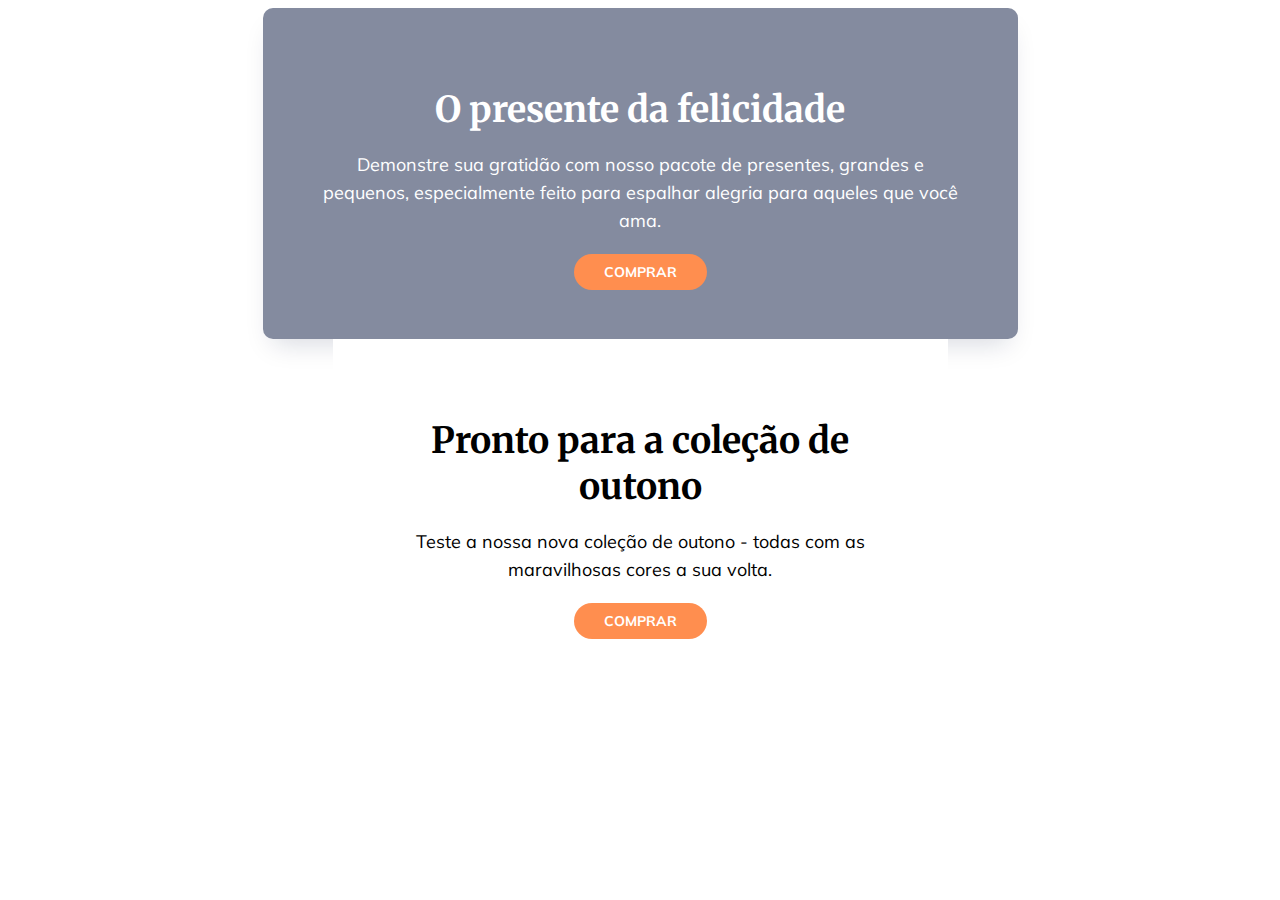
<file: casa-05/index.html>
<!DOCTYPE html>
<html lang="pt">

<head>
    <meta charset="UTF-8">
    <meta name="viewport" content="width=device-width, initial-scale=1.0">
    <title>Loja de presentes</title>
    <link rel="preconnect" href="https://fonts.googleapis.com">
    <link rel="preconnect" href="https://fonts.gstatic.com" crossorigin>
    <link
        href="https://fonts.googleapis.com/css2?family=Merriweather:wght@400;700&family=Mulish:wght@400;700&display=swap"
        rel="stylesheet">
    <link rel="stylesheet" href="style.css">
</head>

<body>
    <div class="card call-to-action">
        <h1>O presente da felicidade</h1>
        <p>
            Demonstre sua gratidão com nosso pacote de presentes, grandes e pequenos, especialmente feito para espalhar
            alegria para aqueles que você ama.
        </p>
        <a href="#">COMPRAR</a>
    </div>

    <div class="card produto">
        <h1>Pronto para a coleção de outono</h1>
        <p>
            Teste a nossa nova coleção de outono - todas com as maravilhosas cores a sua volta.
        </p>
        <a href="#">COMPRAR</a>
    </div>
</body>

</html>
</file>
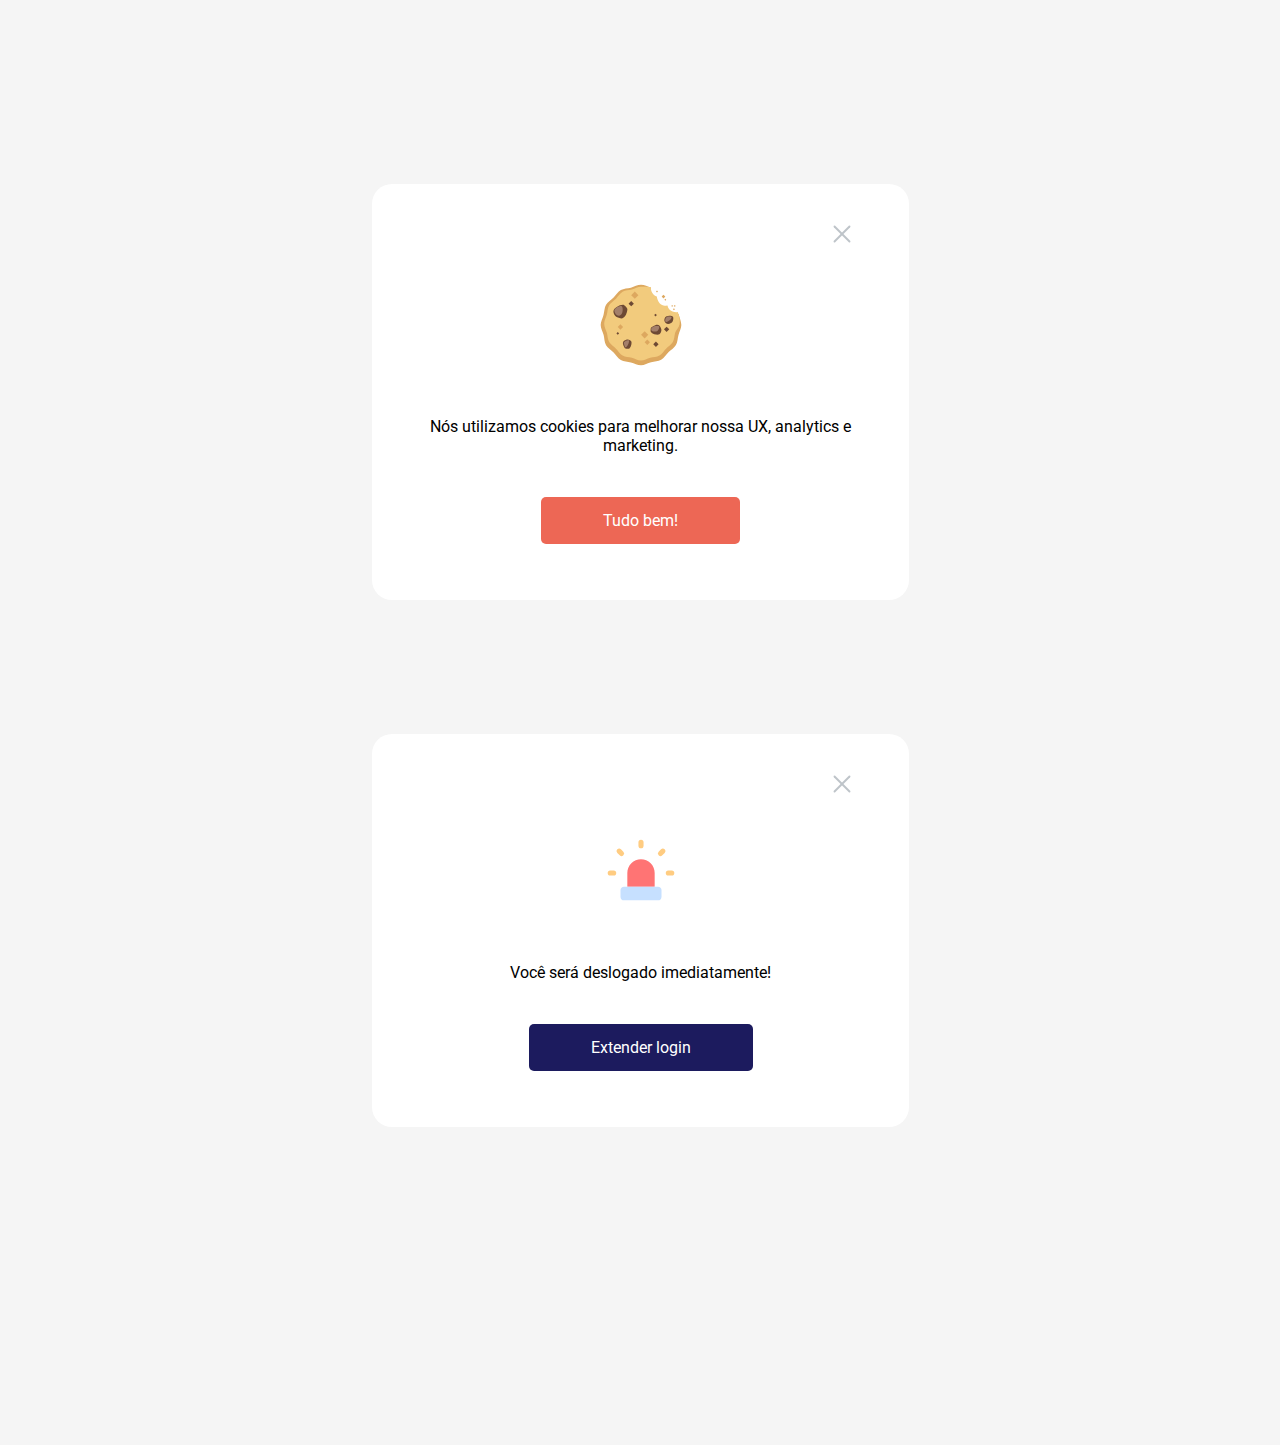
<file: classe-01/index.html>
<!DOCTYPE html>
<html lang="pt">

<head>
    <meta charset="UTF-8">
    <meta name="viewport" content="width=device-width, initial-scale=1.0">
    <title>Exercicio classe 01</title>
    <link rel="preconnect" href="https://fonts.googleapis.com">
    <link rel="preconnect" href="https://fonts.gstatic.com" crossorigin>
    <link href="https://fonts.googleapis.com/css2?family=Roboto&display=swap" rel="stylesheet">
    <link rel="stylesheet" href="style.css">
</head>

<body>
    <div class="card">
        <div class="btn-fechar">
            <img src="assets/close.svg" alt="botão para fechar">
        </div>
        <img src="assets/cookie.svg" alt="cookie">
        <p>Nós utilizamos cookies para melhorar nossa UX, analytics e marketing.</p>
        <a class="btn-vermelho" href="#">Tudo bem!</a>
    </div>
    <div class="card">
        <div class="btn-fechar">
            <img src="assets/close.svg" alt="botão para fechar">
        </div>
        <img src="assets/alert.svg" alt="alerta">
        <p>Você será deslogado imediatamente!</p>
        <a class="btn-azul" href="#">Extender login</a>
    </div>
</body>

</html>
</file>
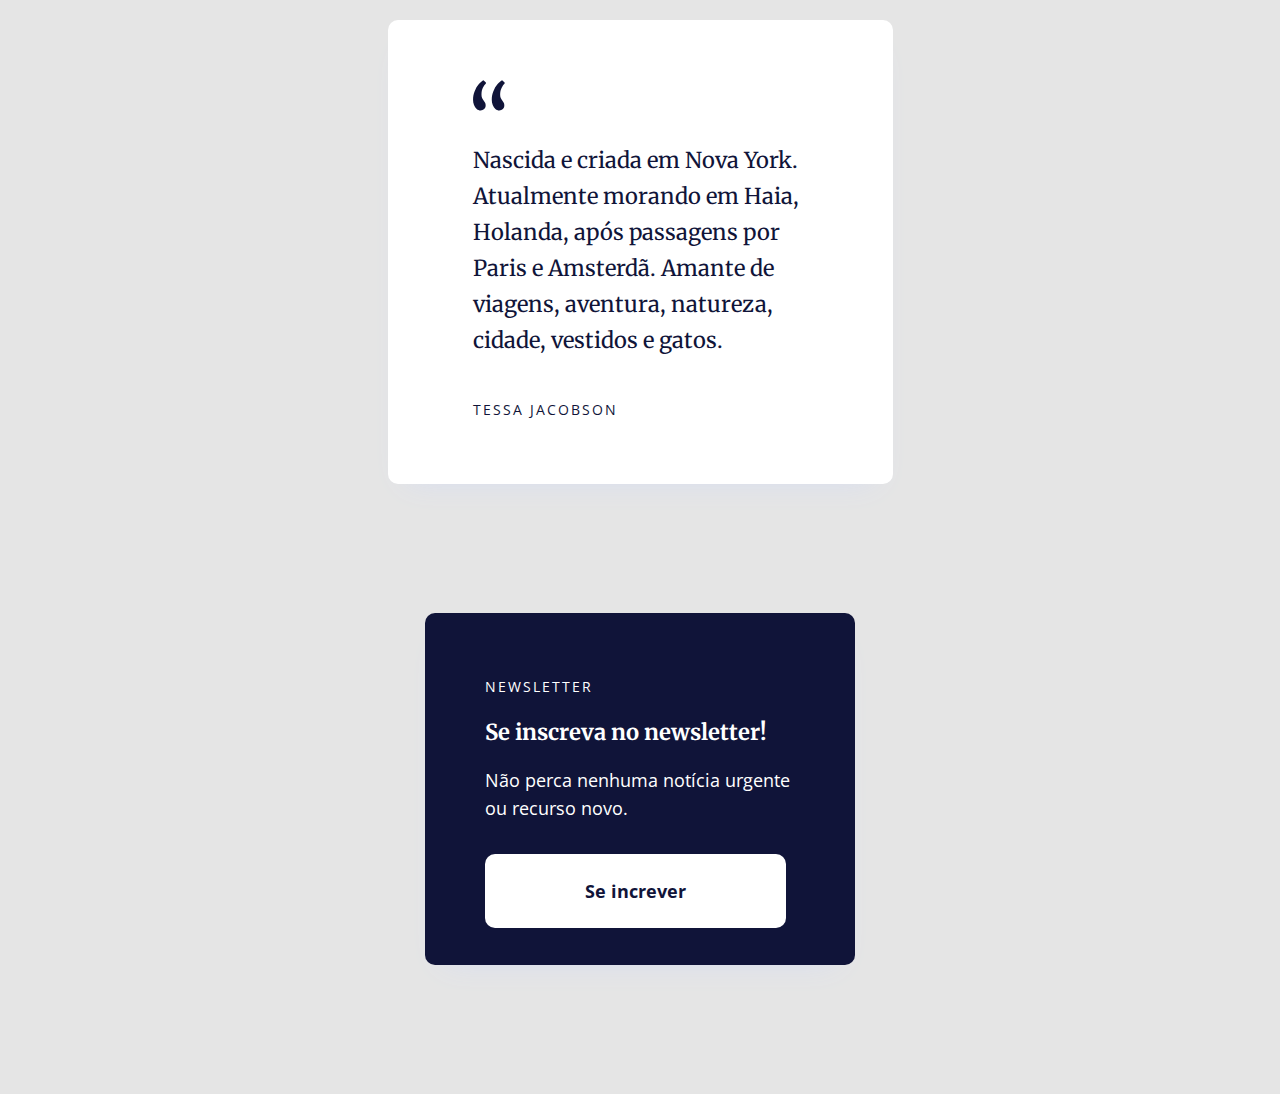
<file: classe-02/index.html>
<!DOCTYPE html>
<html lang="pt">

<head>
    <meta charset="UTF-8">
    <meta name="viewport" content="width=device-width, initial-scale=1.0">
    <title>Newsletter</title>
    <link rel="preconnect" href="https://fonts.googleapis.com">
    <link rel="preconnect" href="https://fonts.gstatic.com" crossorigin>
    <link href="https://fonts.googleapis.com/css2?family=Merriweather&family=Open+Sans&display=swap" rel="stylesheet">
    <link rel="stylesheet" href="style.css">
</head>

<body>
    <div class="card card-light quote">
        <img src="assets/quote.svg" alt="aspas">
        <p>
            Nascida e criada em Nova York. Atualmente morando em Haia, Holanda, após passagens por Paris e Amsterdã.
            Amante de viagens, aventura, natureza, cidade, vestidos e gatos.
        </p>
        <span>Tessa Jacobson</span>

    </div>
    <div class="card card-dark alert">
        <samp>Newsletter</samp>
        <h1>Se inscreva no newsletter!</h1>
        <p>Não perca nenhuma notícia urgente ou recurso novo.</p>
        <a href="#">Se increver</a>
    </div>
</body>

</html>
</file>
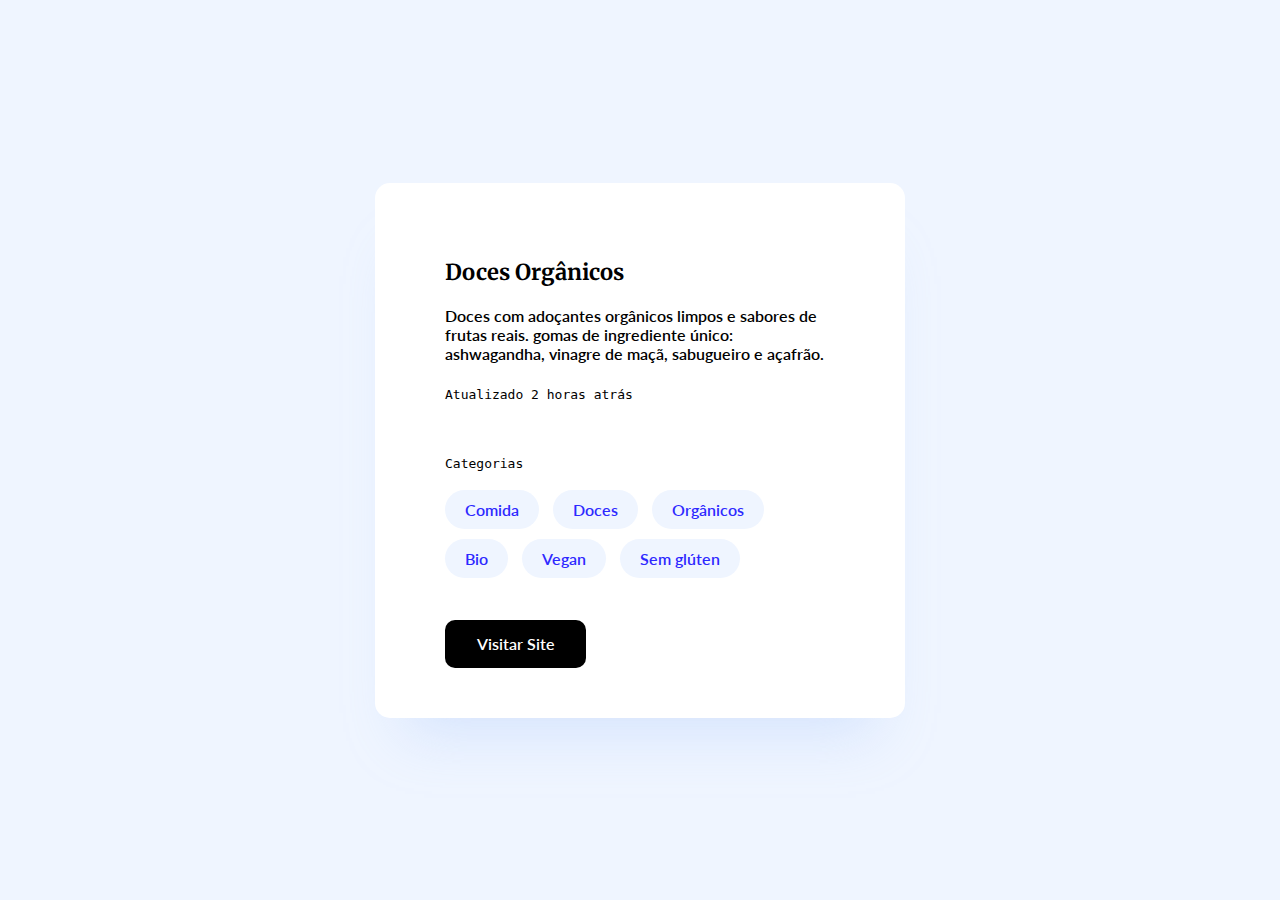
<file: classe-03/index.html>
<!DOCTYPE html>
<html lang="pt">

<head>
    <meta charset="UTF-8">
    <meta name="viewport" content="width=device-width, initial-scale=1.0">
    <title>Doces Orgânicos</title>
    <link rel="preconnect" href="https://fonts.googleapis.com">
    <link rel="preconnect" href="https://fonts.gstatic.com" crossorigin>
    <link href="https://fonts.googleapis.com/css2?family=Lato&family=Merriweather:wght@700&display=swap"
        rel="stylesheet">
    <link rel="stylesheet" href="style.css">
</head>

<body>
    <div class="card">
        <h1>Doces Orgânicos</h1>
        <p>
            Doces com adoçantes orgânicos limpos e sabores de frutas reais. gomas de ingrediente único: ashwagandha,
            vinagre de maçã, sabugueiro e açafrão.
        </p>
        <samp>Atualizado 2 horas atrás</samp>
        <div class="categorias">
            <samp>Categorias</samp><br><br>
            <div class="categoria">Comida</div>
            <div class="categoria">Doces</div>
            <div class="categoria">Orgânicos</div>
            <div class="categoria">Bio</div>
            <div class="categoria">Vegan</div>
            <div class="categoria">Sem glúten</div>
        </div>
        <a href="#" class="btn">Visitar Site</a>
    </div>
</body>

</html>
</file>
<file: casa-05/style.css>
.card {
    padding: 55px;
    margin: 0px auto;
    text-align: center;
}

.call-to-action {
    background: rgb(9, 24, 63, 0.5);
    box-shadow: 0px 14px 25px -10px rgba(9, 24, 63, 0.17);
    border-radius: 10px;
    color: #ffff;
    max-width: 645px;

}

.produto {
    max-width: 505px;
    background-color: #ffff;

}

h1 {
    font-family: 'Merriweather', serif;
    font-weight: 700;
    font-size: 36px;
    line-height: 46px;
    margin-bottom: 10px;
}

p {
    font-family: 'Mulish', sans-serif;
    font-weight: 400;
    font-size: 18px;
    line-height: 28px;
    margin-bottom: 25px;
}

a {
    text-decoration: none;
    color: #ffff;
    font-family: 'Mulish', sans-serif;
    background: #FF8E4F;
    border-radius: 50px;
    font-weight: 700;
    font-size: 14px;
    line-height: 24px;
    padding: 9px 30px;
}
</file>
<file: classe-01/style.css>
body {
    background: #F5F5F5;
    padding: 176px;
}

.card {
    background: #FFFFFF;
    border-radius: 20px;
    text-align: center;
    padding: 35px 52px 70px 53px;
    max-width: 432px;
    margin: 0 auto;
    font-family: 'Roboto', sans-serif;
    margin-bottom: 134px;
}

.btn-fechar {
    width: 30px;
    margin-left: auto;
}

img {
    padding-bottom: 29px;
}

p {
    padding-bottom: 40px;
    text-align: center;
}

a {
    text-align: center;
    text-decoration: none;
    border-radius: 5px;
    padding: 14px 62px;
}

.btn-vermelho {
    color: #FFFFFF;
    background: #ED6755;
}

.btn-azul {
    color: #FFFFFF;
    background: #1C1B5E;
}
</file>
<file: classe-02/style.css>
body {
    background: #E5E5E5;
}

.card {
    margin: 20px auto;
    box-shadow: 0px 15px 30px -20px #D4DCF3;
    border-radius: 10px;
    box-sizing: border-box;
    margin-bottom: 129px;
}

.card-light {
    background: #FFFFFF;
    color: #101439;
}

.card-dark {
    background: #101439;
    color: #FFFFFF;
}

img {
    margin-bottom: 5px;
}

.quote {
    max-width: 505px;
    padding: 60px 85px;
}


.quote p {
    font-family: 'Merriweather', serif;
    font-weight: 400;
    font-size: 22px;
    line-height: 36px;
    margin-bottom: 38px;
}

.alert p {
    font-family: 'Open Sans', sans-serif;
    font-size: 18px;
    line-height: 28px;
    margin-bottom: 55px;
}

.alert samp {
    margin-bottom: 10px;
}


.quote span,
.alert samp {
    font-family: 'Open Sans', sans-serif;
    font-size: 14px;
    line-height: 28px;
    letter-spacing: 2px;
    text-transform: uppercase;
    margin-bottom: 62px;
}

.alert h1 {
    font-family: 'Merriweather', serif;
    font-size: 22px;
    line-height: 32px;
    margin-bottom: 13px;
}

.alert a {
    text-decoration: none;
    background: #FFFFFF;
    border-radius: 10px;
    font-family: 'Open Sans', sans-serif;
    font-weight: 700;
    font-size: 18px;
    line-height: 28px;
    color: #101439;
    padding: 25px 100px;
}

.alert {
    max-width: 430px;
    padding: 60px;
}
</file>
<file: classe-03/style.css>
* {
    margin: 0px;
    padding: 0px;
    box-sizing: border-box;
}

body {
    background: #EFF5FF;
    border-radius: 10px;
    display: flex;
    justify-content: center;
    align-items: center;
    min-height: 100vh;
}

.card {
    background: #FFFFFF;
    box-shadow: 0px 44px 54px -30px rgba(171, 200, 250, 0.38);
    border-radius: 15px;
    width: 530px;
    padding: 75px 70px 50px 70px;
    font-family: 'Lato', sans-serif;
}

.categorias {
    margin-top: 50px;
    margin-bottom: 32px;
}

.categoria {
    display: inline-block;
    background: #EFF5FF;
    border-radius: 45px;
    color: #2E29FF;
    font-weight: 600;
    padding: 10px 20px;
    margin-right: 10px;
    margin-bottom: 10px
}

.btn {
    text-decoration: none;
    color: #FFFFFF;
    background: #000000;
    border-radius: 10px;
    font-weight: 600;
    font-size: 16px;
    display: flex;
    justify-content: center;
    align-items: center;
    width: 141px;
    height: 48px;
}

h1 {
    font-family: 'Merriweather', serif;
    font-weight: 700;
    font-size: 22px;
    margin-bottom: 20px;

}

p {
    margin-bottom: 20px;
    font-weight: 600;
}

span {
    color: #494949;
    font-weight: 600;
    font-size: 14px;
}
</file>
